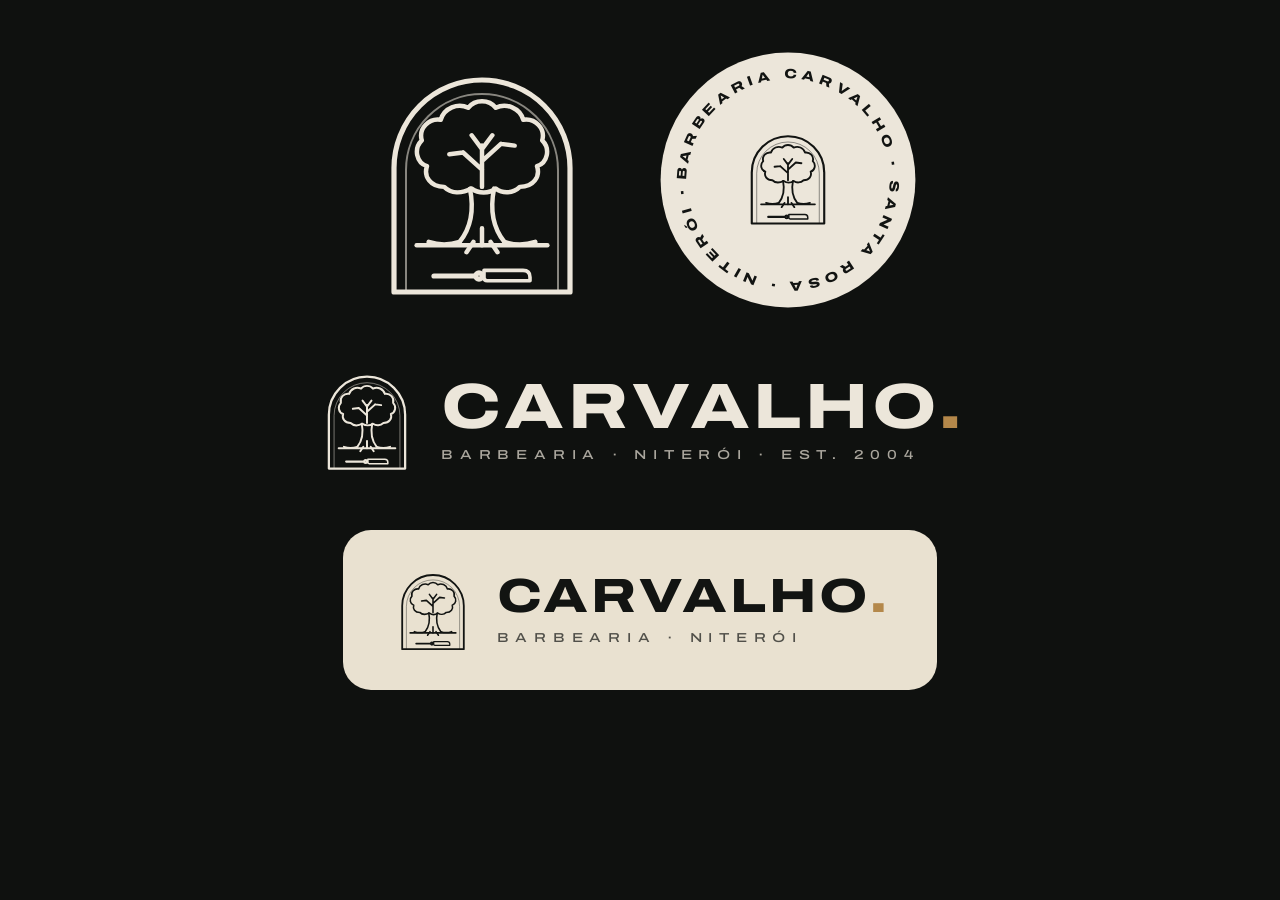
<file: assets/logo/apresentacao-logo.html>
<!doctype html><html><head><meta charset="utf-8">
<link href="https://fonts.googleapis.com/css2?family=Archivo:wdth,wght@125,800;125,500&family=Anton&display=swap" rel="stylesheet">
<style>
body{margin:0;background:#0F110F;color:#ECE6DA;font-family:Archivo;display:grid;gap:56px;justify-items:center;padding:50px}
.row{display:flex;gap:56px;align-items:center;flex-wrap:wrap;justify-content:center}
.light{background:#E9E1D0;color:#121412;padding:36px 48px;border-radius:28px}
.lock{display:flex;align-items:center;gap:22px}
.word{font-stretch:125%;font-weight:800;font-size:64px;letter-spacing:.06em;line-height:.9}
.word i{color:#B4884A;font-style:normal}
.sub{font-stretch:125%;font-weight:500;font-size:13px;letter-spacing:.52em;opacity:.7;margin-top:12px}
.badge text{font-family:Archivo;font-stretch:125%;font-weight:800;font-size:10.5px;letter-spacing:3.4px}
</style></head><body>
<svg width="0" height="0" style="position:absolute">
 <symbol id="mark" viewBox="0 0 120 124" fill="none" stroke="currentColor" stroke-width="2.6" stroke-linecap="round" stroke-linejoin="round"><path d="M16 118V56a44 44 0 0 1 88 0v62Z"/><path d="M22 118V57a38 38 0 0 1 76 0v61" stroke-width="1" opacity=".55"/><g transform="translate(60 62) scale(.86) translate(-62 -62)"><path d="M40 66c-8 0-12-6-10-12c-6-2-8-10-3-15c-2-7 4-13 11-12c2-7 10-10 16-7c4-5 12-5 16 0c6-3 14 0 16 7c7-1 13 5 11 12c5 5 3 13-3 15c2 6-2 12-10 12c-4 4-10 4-14 1c-4 3-10 3-14 0c-6 3-12 3-16-1Z"/><path d="M55 67c2 10 2 21-6 31M69 67c-2 10-2 21 6 31"/><path d="M62 66V42M62 56L51 46M62 51L73 41M62 44l-6-8M62 44l6-8M51 46l-8 1M73 41l8 1"/><path d="M49 98c-6 2-12 2-18 0M75 98c6 2 12 2 18 0M62 90v10M57 98l-4 6M67 98l4 6"/><path d="M24 100H100"/></g><path d="M36 110H56" /><circle cx="58.5" cy="110" r="1.6"/><path d="M61 107.2H80.5Q84 107.2 84 110.6V112.4H62.6Q61 112.4 61 110.8Z" stroke-width="1.8"/></symbol>
</svg>

<div class="row">
 <svg width="240" height="248" viewBox="0 0 120 124" style="color:#ECE6DA"><use href="#mark"/></svg>
 <svg class="badge" width="260" height="260" viewBox="0 0 200 200">
  <defs><path id="c" d="M100 100m-78 0a78 78 0 1 1 156 0a78 78 0 1 1-156 0"/></defs>
  <circle cx="100" cy="100" r="98" fill="#ECE6DA"/>
  <text fill="#121412"><textPath href="#c" textLength="486" lengthAdjust="spacing">BARBEARIA CARVALHO · SANTA ROSA · NITERÓI ·</textPath></text>
  <svg x="62" y="58" width="76" height="80" viewBox="0 0 120 124" style="color:#121412"><use href="#mark"/></svg>
 </svg>
</div>

<div class="lock">
 <svg width="104" height="108" viewBox="0 0 120 124" style="color:#ECE6DA"><use href="#mark"/></svg>
 <div><div class="word">CARVALHO<i>.</i></div><div class="sub">BARBEARIA · NITERÓI · EST. 2004</div></div>
</div>

<div class="light lock">
 <svg width="84" height="88" viewBox="0 0 120 124" style="color:#121412"><use href="#mark"/></svg>
 <div><div class="word" style="font-size:48px">CARVALHO<i>.</i></div><div class="sub">BARBEARIA · NITERÓI</div></div>
</div>
</body></html>
</file>
